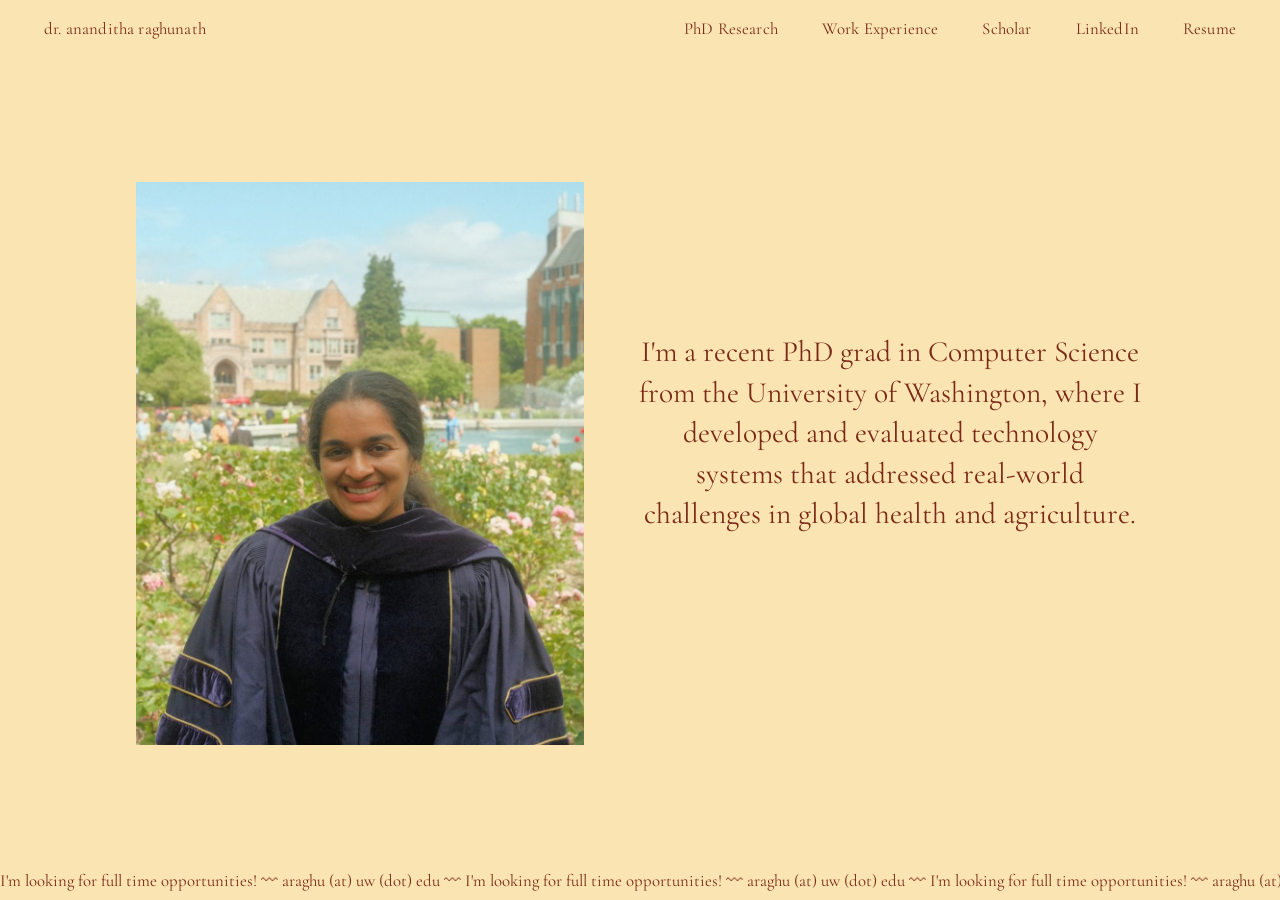
<file: index.html>
<!DOCTYPE html>
<html lang="en">
<head>
  <meta charset="UTF-8" />
  <meta name="viewport" content="width=device-width, initial-scale=1.0" />
  <title>dr. ananditha raghunath</title>
  <link rel="stylesheet" href="styles.css?v=3" />
</head>
<body>

  <nav>
    <a class="nav-logo" href="index.html">dr. ananditha raghunath</a>
    <ul class="nav-links">
      <li><a href="phd-research.html">PhD Research</a></li>
      <li><a href="work-experience.html">Work Experience</a></li>
      <li><a href="https://scholar.google.com/citations?user=0DBCDjMAAAAJ&hl=en" target="_blank" rel="noopener">Scholar</a></li>
      <li><a href="https://www.linkedin.com/in/ananditha-raghunath" target="_blank" rel="noopener">LinkedIn</a></li>
      <li><a href="resume.pdf" target="_blank">Resume</a></li>
    </ul>
  </nav>

  <main>
    <section class="hero">
      <div class="hero-photo">
        <!-- Replace hero.png with your cutout photo -->
        <img src="images/pic_for_landing_page.jpg" alt="Ananditha Raghunath"
             onerror="this.parentElement.innerHTML='<div class=&quot;hero-photo-placeholder&quot;><span>🖼</span>Add hero photo<br><small>images/pic_for_landing_page.jpg</small></div>'" />
      </div>
      <div class="hero-text">
        <p>I'm a recent PhD grad in Computer Science from the University of Washington, where I developed and evaluated technology systems that addressed real-world challenges in global health and agriculture.</p>
      </div>
    </section>
  </main>

  <div class="marquee-wrapper">
    <div class="marquee-track">
      <!-- Two identical copies so the loop is seamless -->
      <span>I'm looking for full time opportunities! 〰 araghu (at) uw (dot) edu 〰 I'm looking for full time opportunities! 〰 araghu (at) uw (dot) edu 〰 I'm looking for full time opportunities! 〰 araghu (at) uw (dot) edu 〰 I'm looking for full time opportunities! 〰 araghu (at) uw (dot) edu 〰&nbsp;&nbsp;&nbsp;&nbsp;</span>
      <span>I'm looking for full time opportunities! 〰 araghu (at) uw (dot) edu 〰 I'm looking for full time opportunities! 〰 araghu (at) uw (dot) edu 〰 I'm looking for full time opportunities! 〰 araghu (at) uw (dot) edu 〰 I'm looking for full time opportunities! 〰 araghu (at) uw (dot) edu 〰&nbsp;&nbsp;&nbsp;&nbsp;</span>
    </div>
  </div>

</body>
</html>
</file>
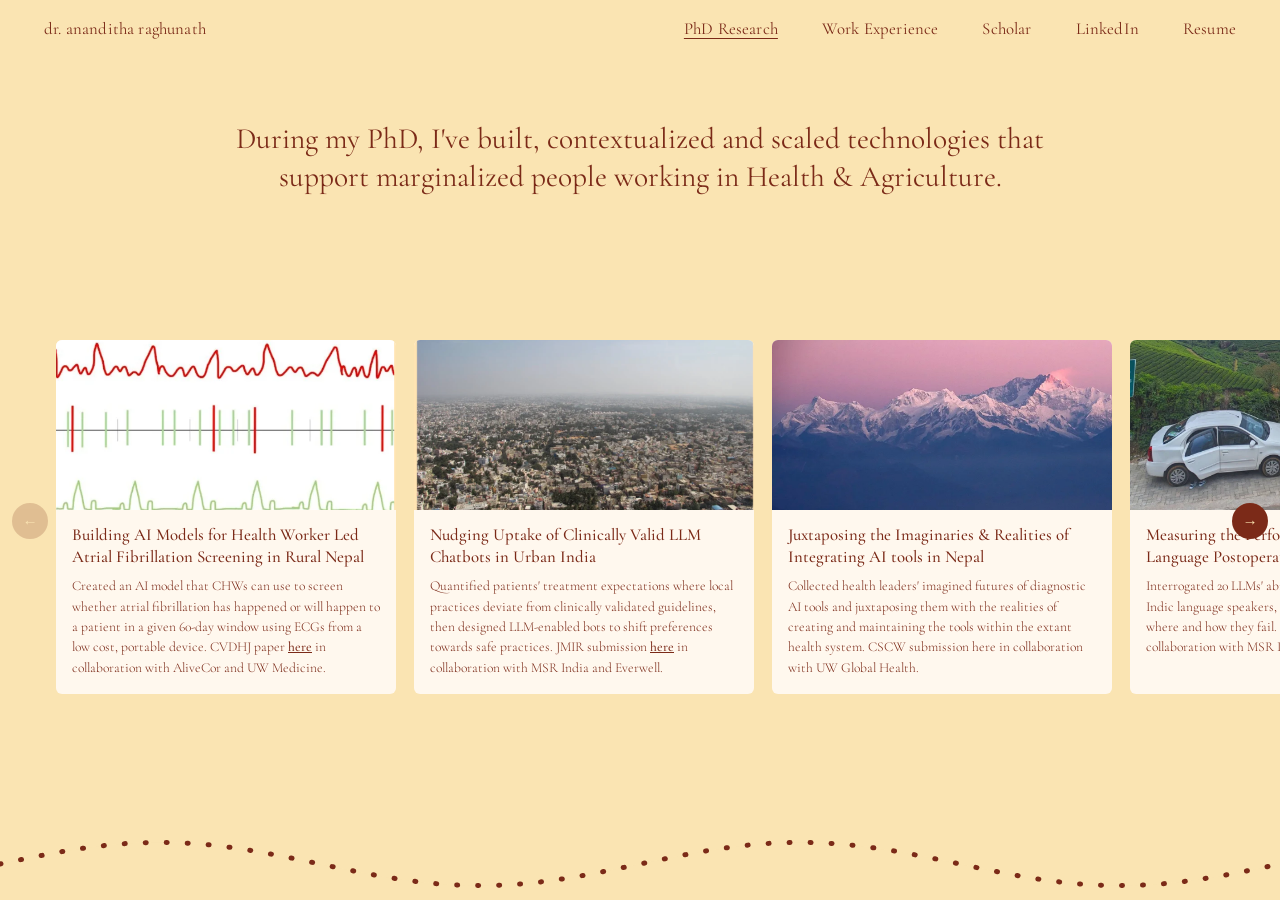
<file: phd-research.html>
<!DOCTYPE html>
<html lang="en">
<head>
  <meta charset="UTF-8" />
  <meta name="viewport" content="width=device-width, initial-scale=1.0" />
  <title>PhD Research — dr. ananditha raghunath</title>
  <link rel="stylesheet" href="styles.css?v=3" />
  <style>
    .phd-hero {
      flex-shrink: 0;
      text-align: center;
      padding: 64px 100px 18px;
    }
    .phd-hero h1 {
      font-size: clamp(1.35rem, 2.3vw, 2.2rem);
      font-weight: 400;
      line-height: 1.3;
      color: var(--text);
      max-width: 820px;
      margin: 0 auto;
    }

    /* Carousel section */
    .carousel-section {
      flex: 1;
      position: relative;
      display: flex;
      align-items: center;        /* vertically center the card row */
      overflow: hidden;
      padding: 0 0 8px;
    }

    .carousel-track-wrapper {
      overflow: hidden;
      width: 100%;
      padding: 0 56px;
    }

    .carousel-track {
      display: flex;
      gap: 18px;
      transition: transform 0.4s ease;
      align-items: stretch;
    }

    /* Card: fixed width, image on top, text fully shown below */
    .research-card-full {
      flex: 0 0 340px;          /* fixed width */
      background: #FFF8EE;
      border-radius: 6px;
      overflow: hidden;
      text-decoration: none;
      color: var(--text);
      display: flex;
      flex-direction: column;   /* image TOP, text BOTTOM */
    }

    .research-card-full:hover .card-title {
      text-decoration: underline;
    }

    /* Fixed-height image on top */
    .card-image {
      height: 170px;
      width: 100%;
      flex-shrink: 0;
      overflow: hidden;
    }

    .card-image img {
      width: 100%;
      height: 100%;
      object-fit: cover;
    }

    .card-image-placeholder {
      width: 100%;
      height: 100%;
      background: rgba(123, 42, 24, 0.08);
      display: flex;
      align-items: center;
      justify-content: center;
      color: rgba(123, 42, 24, 0.3);
      font-size: 0.7rem;
      text-align: center;
      padding: 10px;
      font-family: var(--font);
    }

    /* Text area — grows to fit content, never clipped */
    .card-body {
      flex: 1;
      padding: 14px 16px 16px;
      display: flex;
      flex-direction: column;
      gap: 8px;
    }

    .card-title {
      font-size: 1.05rem;
      font-weight: 500;
      line-height: 1.3;
      color: var(--text);
    }

    .card-desc {
      font-size: 0.85rem;
      font-weight: 300;
      line-height: 1.5;
      color: var(--text);
    }

    .card-desc a {
      color: var(--text);
      font-weight: 500;
    }

    /* Arrow buttons */
    .carousel-btn {
      position: absolute;
      top: 50%;
      transform: translateY(-50%);
      width: 36px;
      height: 36px;
      border-radius: 50%;
      background: var(--text);
      color: var(--bg);
      border: none;
      cursor: pointer;
      font-size: 0.95rem;
      display: flex;
      align-items: center;
      justify-content: center;
      z-index: 10;
      transition: opacity 0.2s;
      flex-shrink: 0;
    }

    .carousel-btn:hover { opacity: 0.75; }
    .carousel-btn.prev { left: 12px; }
    .carousel-btn.next { right: 12px; }
    .carousel-btn:disabled { opacity: 0.2; cursor: default; }

    /* Dotted wavy divider at bottom (matches original Squarespace "wavy" divider) */
    .wave-divider {
      flex-shrink: 0;
      overflow: hidden;
      line-height: 0;
      height: 72px;
    }
    .wave-divider svg {
      display: block;
      width: 100%;
      height: 100%;
    }
    .wave-divider .wave-fill {
      fill: var(--bg);          /* cream band below the wave */
      stroke: none;
    }
    .wave-divider .wave-line {
      fill: none;
      stroke: var(--text);
      stroke-width: 5;
      stroke-linecap: round;
      stroke-dasharray: 1 20;
      vector-effect: non-scaling-stroke;
    }
  </style>
</head>
<body>

  <nav>
    <a class="nav-logo" href="index.html">dr. ananditha raghunath</a>
    <ul class="nav-links">
      <li><a href="phd-research.html" class="active">PhD Research</a></li>
      <li><a href="work-experience.html">Work Experience</a></li>
      <li><a href="https://scholar.google.com/citations?user=0DBCDjMAAAAJ&hl=en" target="_blank" rel="noopener">Scholar</a></li>
      <li><a href="https://www.linkedin.com/in/ananditha-raghunath" target="_blank" rel="noopener">LinkedIn</a></li>
      <li><a href="resume.pdf" target="_blank">Resume</a></li>
    </ul>
  </nav>

  <main>
    <div class="phd-hero">
      <h1>During my PhD, I've built, contextualized and scaled technologies that support marginalized people working in Health &amp; Agriculture.</h1>
    </div>

    <div class="carousel-section">
      <button class="carousel-btn prev" onclick="slide(-1)" id="prevBtn">&#8592;</button>
      <div class="carousel-track-wrapper">
        <div class="carousel-track" id="track">

          <div class="research-card-full">
            <div class="card-image">
              <img src="images/afib.png" alt="Atrial fibrillation ECG"
                   onerror="this.parentElement.innerHTML='<div class=&quot;card-image-placeholder&quot;>No image</div>'" />
            </div>
            <div class="card-body">
              <div class="card-title">Building AI Models for Health Worker Led Atrial Fibrillation Screening in Rural Nepal</div>
              <p class="card-desc">Created an AI model that CHWs can use to screen whether atrial fibrillation has happened or will happen to a patient in a given 60-day window using ECGs from a low cost, portable device. CVDHJ paper <a href="#" target="_blank">here</a> in collaboration with AliveCor and UW Medicine.</p>
            </div>
          </div>

          <div class="research-card-full">
            <div class="card-image">
              <img src="images/chatbot.png" alt="Aerial view of urban India"
                   onerror="this.parentElement.innerHTML='<div class=&quot;card-image-placeholder&quot;>No image</div>'" />
            </div>
            <div class="card-body">
              <div class="card-title">Nudging Uptake of Clinically Valid LLM Chatbots in Urban India</div>
              <p class="card-desc">Quantified patients' treatment expectations where local practices deviate from clinically validated guidelines, then designed LLM-enabled bots to shift preferences towards safe practices. JMIR submission <a href="#" target="_blank">here</a> in collaboration with MSR India and Everwell.</p>
            </div>
          </div>

          <div class="research-card-full">
            <div class="card-image">
              <img src="images/nepal.png" alt="Mountains in Nepal"
                   onerror="this.parentElement.innerHTML='<div class=&quot;card-image-placeholder&quot;>No image</div>'" />
            </div>
            <div class="card-body">
              <div class="card-title">Juxtaposing the Imaginaries &amp; Realities of Integrating AI tools in Nepal</div>
              <p class="card-desc">Collected health leaders' imagined futures of diagnostic AI tools and juxtaposing them with the realities of creating and maintaining the tools within the extant health system. CSCW submission here in collaboration with UW Global Health.</p>
            </div>
          </div>

          <div class="research-card-full">
            <div class="card-image">
              <img src="images/llm.png" alt="Vehicles parked in India"
                   onerror="this.parentElement.innerHTML='<div class=&quot;card-image-placeholder&quot;>No image</div>'" />
            </div>
            <div class="card-body">
              <div class="card-title">Measuring the Performance of LLMs on Indic Language Postoperative Queries</div>
              <p class="card-desc">Interrogated 20 LLMs' ability to respond to queries from Indic language speakers, paying particular attention to where and how they fail. Our NLP submission <a href="#" target="_blank">here</a> in collaboration with MSR India.</p>
            </div>
          </div>

          <div class="research-card-full">
            <div class="card-image">
              <img src="images/lidar.png" alt="Smartphone LiDAR detecting blood clotting"
                   onerror="this.parentElement.innerHTML='<div class=&quot;card-image-placeholder&quot;>No image</div>'" />
            </div>
            <div class="card-body">
              <div class="card-title">Using Smartphone LIDAR to Detect Clotting From A Single Drop of Blood</div>
              <p class="card-desc">Created the first contactless system that can detect blood clotting status using the LiDAR sensors on smartphones with no attachments. Ubicomp paper <a href="#" target="_blank">here</a> in collaboration with Shyam Gollakota and Justin Chan.</p>
            </div>
          </div>

          <div class="research-card-full">
            <div class="card-image">
              <img src="images/mobile_phone.png" alt="Passion fruit on a plate"
                   onerror="this.parentElement.innerHTML='<div class=&quot;card-image-placeholder&quot;>No image</div>'" />
            </div>
            <div class="card-body">
              <div class="card-title">Charting the Landscape of Mobile Phone Use by Rural Tanzanian Farmers</div>
              <p class="card-desc">Surveyed 1014 agricultural households in rural Tanzania to quantify mobile technology access, use, and comfort in this marginalized population. CHI '24 publication <a href="#" target="_blank">here</a> in collaboration with Cornell Economics &amp; IRDP.</p>
            </div>
          </div>

          <div class="research-card-full">
            <div class="card-image">
              <img src="images/ekichabi.png" alt="Banana trees and sunflower in Tanzania"
                   onerror="this.parentElement.innerHTML='<div class=&quot;card-image-placeholder&quot;>No image</div>'" />
            </div>
            <div class="card-body">
              <div class="card-title">Building and Deploying eKichabi v2 in 100 Tanzanian Villages</div>
              <p class="card-desc">Designed, developed and deployed eKichabi v2, a searchable, lightweight, offline directory of agriculture-related enterprises accessible via USSD and Android to 10,000 farmers in rural Tanzania. CHI '24 publication <a href="https://dl.acm.org/doi/10.1145/3613904.3642099" target="_blank" rel="noopener">here</a> in collaboration with Cornell Economics &amp; IRDP.</p>
            </div>
          </div>

          <div class="research-card-full">
            <div class="card-image">
              <img src="images/intermediaries.png" alt="Mama Wawili Cafe storefront in Tanzania"
                   onerror="this.parentElement.innerHTML='<div class=&quot;card-image-placeholder&quot;>No image</div>'" />
            </div>
            <div class="card-body">
              <div class="card-title">Scaling the Impact of New Digital Public Goods with Intermediaries</div>
              <p class="card-desc">Ran focus groups with mobile money agents to outline the infrastructure needed to repurpose their intermediation skills to serve any digital public good. Then, piloted their intermediation of eKichabi v2. COMPASS '23 paper <a href="https://dl.acm.org/doi/pdf/10.1145/3616386" target="_blank" rel="noopener">here</a> in collaboration with IRDP.</p>
            </div>
          </div>

          <div class="research-card-full">
            <div class="card-image">
              <img src="images/smartphone_supported_ent.png" alt="Open landscape with cloudy sky in Tanzania"
                   onerror="this.parentElement.innerHTML='<div class=&quot;card-image-placeholder&quot;>No image</div>'" />
            </div>
            <div class="card-body">
              <div class="card-title">Understanding Smartphone Supported Entrepreneurship in Periurban Tanzania</div>
              <p class="card-desc">Ran focus groups with 49 smartphone-supported entrepreneurs in periurban Tanzania to understand how they started and grew new businesses with the help of their smartphones. CHI '22 publication <a href="https://dl.acm.org/doi/pdf/10.1145/3544548.3580647" target="_blank" rel="noopener">here</a>.</p>
            </div>
          </div>

        </div><!-- /track -->
      </div>
      <button class="carousel-btn next" onclick="slide(1)" id="nextBtn">&#8594;</button>
    </div>

    <div class="wave-divider">
      <svg viewBox="0 0 1440 80" xmlns="http://www.w3.org/2000/svg" preserveAspectRatio="none">
        <path class="wave-fill" d="M0,40.0 L10,37.9 L20,35.8 L30,33.8 L40,31.8 L50,29.9 L60,28.0 L70,26.2 L80,24.6 L90,23.0 L100,21.6 L110,20.3 L120,19.2 L130,18.2 L140,17.4 L150,16.8 L160,16.4 L170,16.1 L180,16.0 L190,16.1 L200,16.4 L210,16.8 L220,17.4 L230,18.2 L240,19.2 L250,20.3 L260,21.6 L270,23.0 L280,24.6 L290,26.2 L300,28.0 L310,29.9 L320,31.8 L330,33.8 L340,35.8 L350,37.9 L360,40.0 L370,42.1 L380,44.2 L390,46.2 L400,48.2 L410,50.1 L420,52.0 L430,53.8 L440,55.4 L450,57.0 L460,58.4 L470,59.7 L480,60.8 L490,61.8 L500,62.6 L510,63.2 L520,63.6 L530,63.9 L540,64.0 L550,63.9 L560,63.6 L570,63.2 L580,62.6 L590,61.8 L600,60.8 L610,59.7 L620,58.4 L630,57.0 L640,55.4 L650,53.8 L660,52.0 L670,50.1 L680,48.2 L690,46.2 L700,44.2 L710,42.1 L720,40.0 L730,37.9 L740,35.8 L750,33.8 L760,31.8 L770,29.9 L780,28.0 L790,26.2 L800,24.6 L810,23.0 L820,21.6 L830,20.3 L840,19.2 L850,18.2 L860,17.4 L870,16.8 L880,16.4 L890,16.1 L900,16.0 L910,16.1 L920,16.4 L930,16.8 L940,17.4 L950,18.2 L960,19.2 L970,20.3 L980,21.6 L990,23.0 L1000,24.6 L1010,26.2 L1020,28.0 L1030,29.9 L1040,31.8 L1050,33.8 L1060,35.8 L1070,37.9 L1080,40.0 L1090,42.1 L1100,44.2 L1110,46.2 L1120,48.2 L1130,50.1 L1140,52.0 L1150,53.8 L1160,55.4 L1170,57.0 L1180,58.4 L1190,59.7 L1200,60.8 L1210,61.8 L1220,62.6 L1230,63.2 L1240,63.6 L1250,63.9 L1260,64.0 L1270,63.9 L1280,63.6 L1290,63.2 L1300,62.6 L1310,61.8 L1320,60.8 L1330,59.7 L1340,58.4 L1350,57.0 L1360,55.4 L1370,53.8 L1380,52.0 L1390,50.1 L1400,48.2 L1410,46.2 L1420,44.2 L1430,42.1 L1440,40.0 L1440,80 L0,80 Z" />
        <path class="wave-line" d="M0,40.0 L10,37.9 L20,35.8 L30,33.8 L40,31.8 L50,29.9 L60,28.0 L70,26.2 L80,24.6 L90,23.0 L100,21.6 L110,20.3 L120,19.2 L130,18.2 L140,17.4 L150,16.8 L160,16.4 L170,16.1 L180,16.0 L190,16.1 L200,16.4 L210,16.8 L220,17.4 L230,18.2 L240,19.2 L250,20.3 L260,21.6 L270,23.0 L280,24.6 L290,26.2 L300,28.0 L310,29.9 L320,31.8 L330,33.8 L340,35.8 L350,37.9 L360,40.0 L370,42.1 L380,44.2 L390,46.2 L400,48.2 L410,50.1 L420,52.0 L430,53.8 L440,55.4 L450,57.0 L460,58.4 L470,59.7 L480,60.8 L490,61.8 L500,62.6 L510,63.2 L520,63.6 L530,63.9 L540,64.0 L550,63.9 L560,63.6 L570,63.2 L580,62.6 L590,61.8 L600,60.8 L610,59.7 L620,58.4 L630,57.0 L640,55.4 L650,53.8 L660,52.0 L670,50.1 L680,48.2 L690,46.2 L700,44.2 L710,42.1 L720,40.0 L730,37.9 L740,35.8 L750,33.8 L760,31.8 L770,29.9 L780,28.0 L790,26.2 L800,24.6 L810,23.0 L820,21.6 L830,20.3 L840,19.2 L850,18.2 L860,17.4 L870,16.8 L880,16.4 L890,16.1 L900,16.0 L910,16.1 L920,16.4 L930,16.8 L940,17.4 L950,18.2 L960,19.2 L970,20.3 L980,21.6 L990,23.0 L1000,24.6 L1010,26.2 L1020,28.0 L1030,29.9 L1040,31.8 L1050,33.8 L1060,35.8 L1070,37.9 L1080,40.0 L1090,42.1 L1100,44.2 L1110,46.2 L1120,48.2 L1130,50.1 L1140,52.0 L1150,53.8 L1160,55.4 L1170,57.0 L1180,58.4 L1190,59.7 L1200,60.8 L1210,61.8 L1220,62.6 L1230,63.2 L1240,63.6 L1250,63.9 L1260,64.0 L1270,63.9 L1280,63.6 L1290,63.2 L1300,62.6 L1310,61.8 L1320,60.8 L1330,59.7 L1340,58.4 L1350,57.0 L1360,55.4 L1370,53.8 L1380,52.0 L1390,50.1 L1400,48.2 L1410,46.2 L1420,44.2 L1430,42.1 L1440,40.0" />
      </svg>
    </div>
  </main>

  <script>
    const track = document.getElementById('track');
    const prevBtn = document.getElementById('prevBtn');
    const nextBtn = document.getElementById('nextBtn');
    const STEP = 340 + 18;          // card width + gap
    const SIDE_PAD = 56;            // wrapper horizontal padding (per side)
    let offset = 0;

    function maxOffset() {
      const visible = track.parentElement.clientWidth - SIDE_PAD * 2;
      return Math.max(0, track.scrollWidth - visible);
    }

    function apply() {
      offset = Math.max(0, Math.min(offset, maxOffset()));
      track.style.transform = `translateX(-${offset}px)`;
      prevBtn.disabled = offset <= 0;
      nextBtn.disabled = offset >= maxOffset() - 1;
    }

    function slide(dir) {
      offset += dir * STEP;
      apply();
    }

    window.addEventListener('resize', apply);
    apply();
  </script>

</body>
</html>
</file>
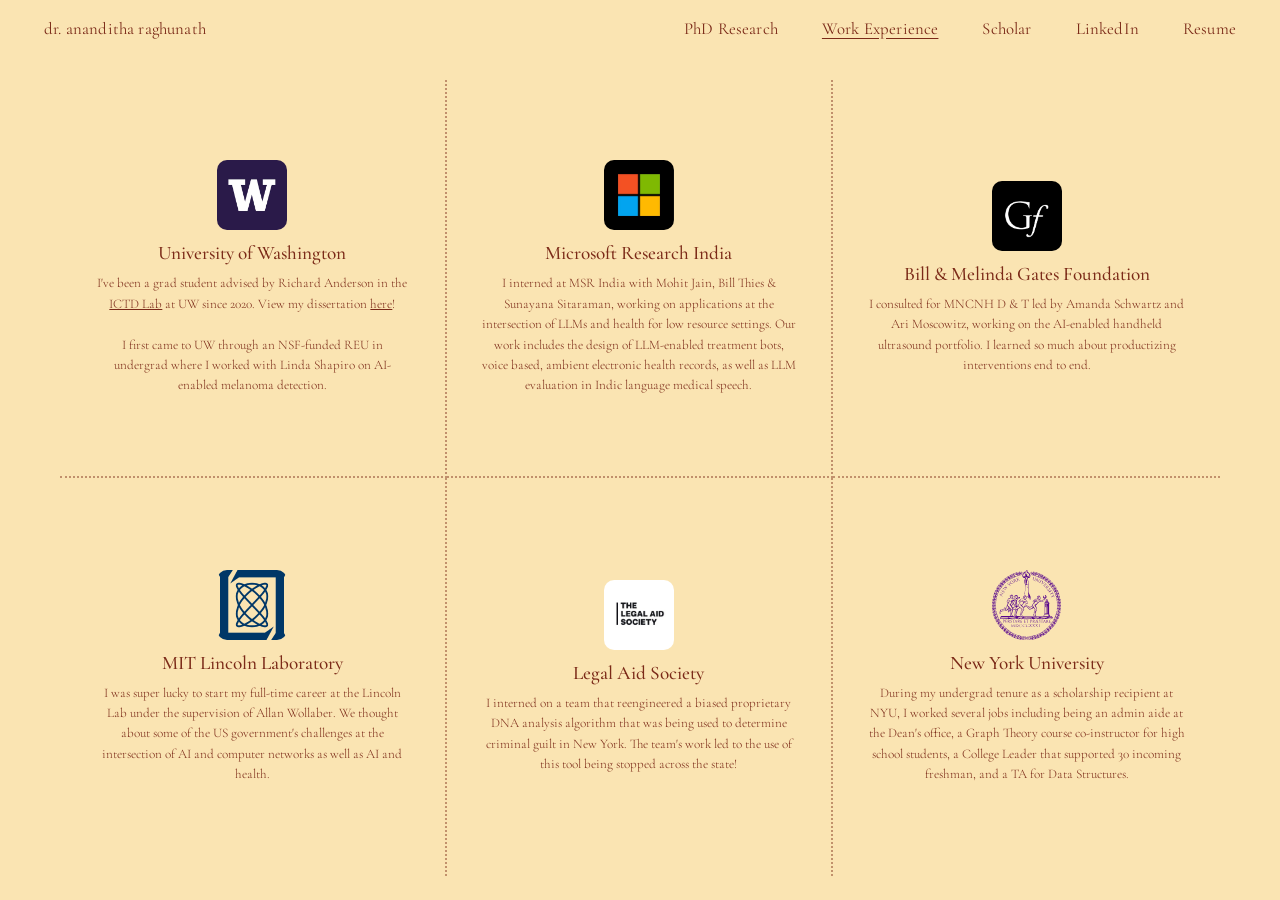
<file: work-experience.html>
<!DOCTYPE html>
<html lang="en">
<head>
  <meta charset="UTF-8" />
  <meta name="viewport" content="width=device-width, initial-scale=1.0" />
  <title>Work Experience — dr. ananditha raghunath</title>
  <link rel="stylesheet" href="styles.css?v=3" />
</head>
<body class="work-page-body">

  <nav>
    <a class="nav-logo" href="index.html">dr. ananditha raghunath</a>
    <ul class="nav-links">
      <li><a href="phd-research.html">PhD Research</a></li>
      <li><a href="work-experience.html" class="active">Work Experience</a></li>
      <li><a href="https://scholar.google.com/citations?user=0DBCDjMAAAAJ&hl=en" target="_blank" rel="noopener">Scholar</a></li>
      <li><a href="https://www.linkedin.com/in/ananditha-raghunath" target="_blank" rel="noopener">LinkedIn</a></li>
      <li><a href="resume.pdf" target="_blank">Resume</a></li>
    </ul>
  </nav>

  <main class="work-grid">

    <div class="work-entry">
      <img class="work-logo" src="images/uwlogo.jpeg" alt="University of Washington" />
      <div class="work-company">University of Washington</div>
      <p class="work-desc">
        I've been a grad student advised by Richard Anderson in the <a href="https://ictd.cs.washington.edu" target="_blank" rel="noopener">ICTD Lab</a> at UW since 2020. View my dissertation <a href="#" target="_blank">here</a>!
        <br /><br />
        I first came to UW through an NSF-funded REU in undergrad where I worked with Linda Shapiro on AI-enabled melanoma detection.
      </p>
    </div>

    <div class="work-entry">
      <img class="work-logo" src="images/msrlogo.jpeg" alt="Microsoft Research India" />
      <div class="work-company">Microsoft Research India</div>
      <p class="work-desc">I interned at MSR India with Mohit Jain, Bill Thies &amp; Sunayana Sitaraman, working on applications at the intersection of LLMs and health for low resource settings. Our work includes the design of LLM-enabled treatment bots, voice based, ambient electronic health records, as well as LLM evaluation in Indic language medical speech.</p>
    </div>

    <div class="work-entry">
      <img class="work-logo" src="images/gflogo.png" alt="Bill & Melinda Gates Foundation" />
      <div class="work-company">Bill &amp; Melinda Gates Foundation</div>
      <p class="work-desc">I consulted for MNCNH D &amp; T led by Amanda Schwartz and Ari Moscowitz, working on the AI-enabled handheld ultrasound portfolio. I learned so much about productizing interventions end to end.</p>
    </div>

    <div class="work-entry">
      <img class="work-logo" src="images/mitLLlogo.png" alt="MIT Lincoln Laboratory" />
      <div class="work-company">MIT Lincoln Laboratory</div>
      <p class="work-desc">I was super lucky to start my full-time career at the Lincoln Lab under the supervision of Allan Wollaber. We thought about some of the US government's challenges at the intersection of AI and computer networks as well as AI and health.</p>
    </div>

    <div class="work-entry">
      <img class="work-logo" src="images/legalaidlogo.jpeg" alt="Legal Aid Society" />
      <div class="work-company">Legal Aid Society</div>
      <p class="work-desc">I interned on a team that reengineered a biased proprietary DNA analysis algorithm that was being used to determine criminal guilt in New York. The team's work led to the use of this tool being stopped across the state!</p>
    </div>

    <div class="work-entry">
      <img class="work-logo" src="images/nyulogo.svg" alt="New York University" />
      <div class="work-company">New York University</div>
      <p class="work-desc">During my undergrad tenure as a scholarship recipient at NYU, I worked several jobs including being an admin aide at the Dean's office, a Graph Theory course co-instructor for high school students, a College Leader that supported 30 incoming freshman, and a TA for Data Structures.</p>
    </div>

  </main>

</body>
</html>
</file>
<file: styles.css>
@import url('https://fonts.googleapis.com/css2?family=Cormorant+Garamond:ital,wght@0,300;0,400;0,500;0,600;1,300;1,400&display=swap');

*, *::before, *::after {
  box-sizing: border-box;
  margin: 0;
  padding: 0;
}

:root {
  --bg: #FAE4B2;
  --text: #7B2A18;
  --font: 'Cormorant Garamond', Georgia, serif;
  --nav-h: 56px;
}

/* ── NO-SCROLL BASE ── */
html, body {
  height: 100%;
  overflow: hidden;
  background-color: var(--bg);
  color: var(--text);
  font-family: var(--font);
}

body {
  display: flex;
  flex-direction: column;
}

main {
  flex: 1;
  overflow: hidden;
  display: flex;
  flex-direction: column;
}

/* ── NAV ── */
nav {
  height: var(--nav-h);
  flex-shrink: 0;
  display: flex;
  align-items: center;
  justify-content: space-between;
  padding: 0 44px;
  background-color: var(--bg);
  z-index: 100;
}

.nav-logo {
  font-size: 1.05rem;
  font-weight: 400;
  letter-spacing: 0.01em;
  text-decoration: none;
  color: var(--text);
  white-space: nowrap;
}

.nav-links {
  display: flex;
  gap: 44px;
  list-style: none;
  align-items: center;
}

.nav-links a {
  font-size: 1.05rem;
  font-weight: 400;
  text-decoration: none;
  color: var(--text);
  letter-spacing: 0.01em;
  transition: opacity 0.2s;
}

.nav-links a:hover { opacity: 0.65; }

.nav-links a.active {
  text-decoration: underline;
  text-underline-offset: 4px;
}

/* ── HOME HERO ── */
.hero {
  flex: 1;
  display: flex;
  align-items: center;
  justify-content: center;
  padding: 10px 80px 0;
  overflow: hidden;
}

.hero-photo {
  flex: 0 0 auto;
  width: 40%;
  max-width: 480px;
  align-self: center;
  overflow: hidden;
}

.hero-photo img {
  width: 100%;
  height: auto;
  display: block;
  max-height: calc(100vh - var(--nav-h) - 46px);
  object-fit: contain;
  object-position: center;
}

.hero-text {
  flex: 1;
  padding: 0 0 60px 52px;
  max-width: 560px;
}

.hero-text p {
  font-size: clamp(1.5rem, 2.3vw, 2.25rem);
  line-height: 1.38;
  font-weight: 400;
  text-align: center;
  color: var(--text);
}

/* ── MARQUEE ── */
.marquee-wrapper {
  flex-shrink: 0;
  overflow: hidden;
  background-color: var(--bg);
  padding: 9px 0;
}

.marquee-track {
  display: flex;
  width: max-content;
  animation: marquee 28s linear infinite;
}

.marquee-track span {
  font-size: 1.05rem;
  font-weight: 400;
  color: var(--text);
  white-space: nowrap;
}

@keyframes marquee {
  0%   { transform: translateX(0); }
  100% { transform: translateX(-50%); }
}

/* ── WORK EXPERIENCE ── */
.work-page-body {
  background: var(--bg);
}

.work-grid {
  flex: 1;
  display: grid;
  grid-template-columns: repeat(3, 1fr);
  grid-template-rows: 1fr 1fr;          /* two equal rows fill the height */
  padding: 24px 60px;
  background: var(--bg);
  overflow: hidden;
}

.work-entry {
  display: flex;
  flex-direction: column;
  align-items: center;
  justify-content: center;              /* center content within each cell */
  text-align: center;
  padding: 28px 34px;
}

/* Dotted tic-tac-toe dividers (3 columns × 2 rows, internal lines only) */
.work-entry:nth-child(3n+1),
.work-entry:nth-child(3n+2) {
  border-right: 2px dotted rgba(123, 42, 24, 0.45);
}
.work-entry:nth-child(-n+3) {
  border-bottom: 2px dotted rgba(123, 42, 24, 0.45);
}

.work-logo {
  height: 70px;
  width: auto;
  max-width: 150px;
  object-fit: contain;
  display: block;
  margin-bottom: 12px;
  border-radius: 10px;
}

.work-logo-placeholder {
  width: 62px;
  height: 62px;
  border-radius: 50%;
  background: #4a4a8a;
  display: flex;
  align-items: center;
  justify-content: center;
  margin-bottom: 10px;
  font-size: 1rem;
  font-weight: 600;
  color: #fff;
  font-family: var(--font);
  flex-shrink: 0;
}

.work-company {
  font-size: 1.2rem;
  font-weight: 500;
  color: var(--text);
  margin-bottom: 8px;
  line-height: 1.2;
}

.work-desc {
  font-size: 0.82rem;
  font-weight: 300;
  line-height: 1.55;
  color: var(--text);
}

.work-desc a {
  color: var(--text);
  text-decoration: underline;
}

.logo-uw    { background: #4b2e83; }
.logo-ms    { background: #ffffff; border: 2px solid #eee; }
.logo-gates { background: #222222; }
.logo-mit   { background: #1a3a5c; }
.logo-legal { background: #111111; }
.logo-nyu   { background: #57068c; }

/* ── MOBILE ── */
@media (max-width: 768px) {
  html, body { overflow: auto; height: auto; }
  main { overflow: auto; }

  nav {
    height: auto;
    padding: 16px 20px;
    flex-direction: column;
    align-items: flex-start;
    gap: 12px;
  }

  .nav-links { gap: 16px; flex-wrap: wrap; }

  .hero {
    flex-direction: column;
    align-items: center;
    padding: 20px 20px 0;
  }

  .hero-photo { width: 70%; max-width: 300px; align-self: center; }
  .hero-text  { padding: 24px 0 20px; max-width: 100%; }
  .hero-text p { font-size: 1.4rem; }

  .work-grid {
    grid-template-columns: 1fr;
    padding: 20px;
    overflow: auto;
  }
}
</file>
